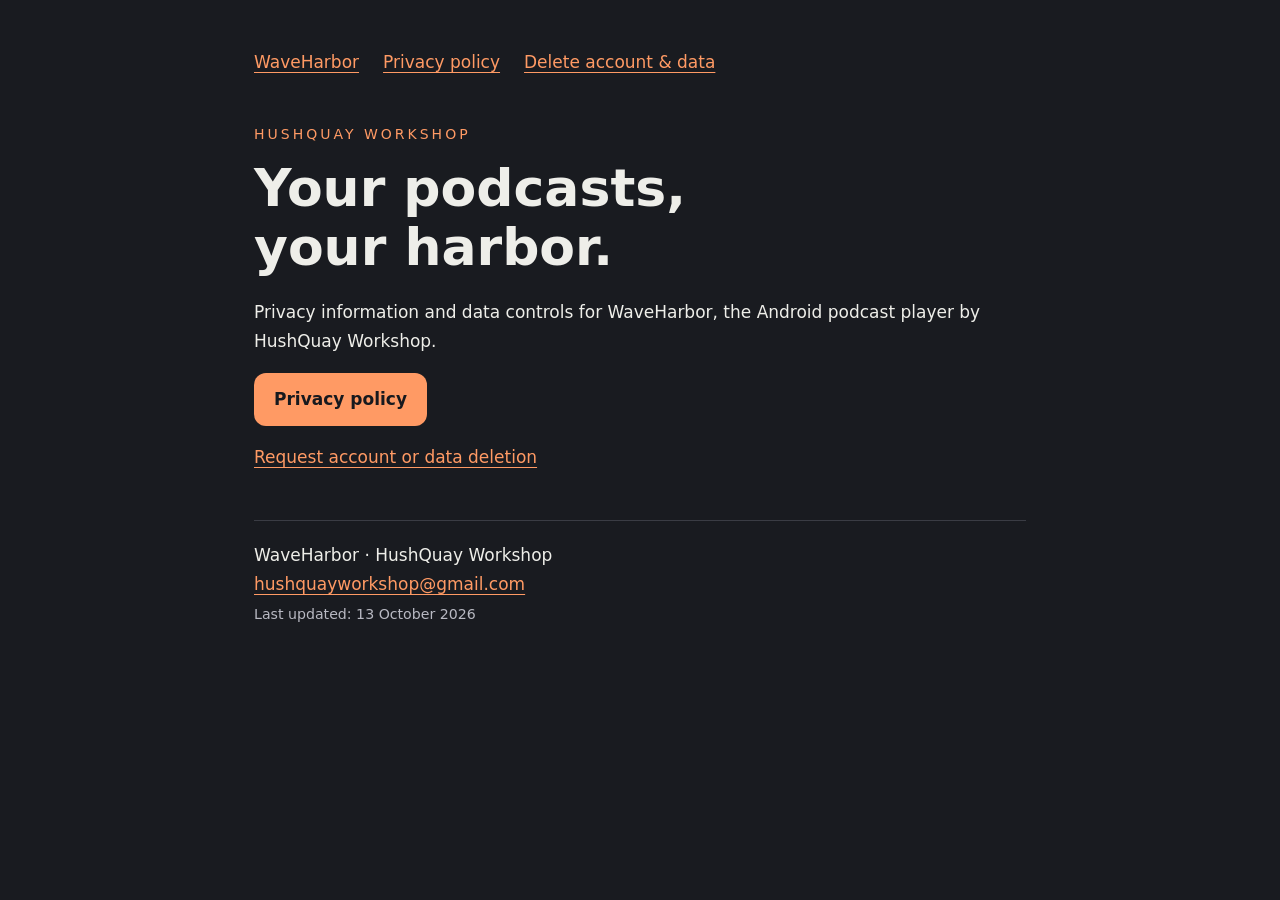
<file: index.html>
<!doctype html><html lang="en"><head><meta charset="utf-8"><meta name="viewport" content="width=device-width,initial-scale=1"><meta name="description" content="WaveHarbor — WaveHarbor by HushQuay Workshop"><title>WaveHarbor · WaveHarbor</title><link rel="stylesheet" href="style.css"></head><body><main><nav aria-label="Main navigation"><a href="index.html">WaveHarbor</a><a href="privacy.html">Privacy policy</a><a href="delete-account.html">Delete account &amp; data</a></nav><div class="brand">HUSHQUAY WORKSHOP</div><h1>Your podcasts,<br>your harbor.</h1><p>Privacy information and data controls for WaveHarbor, the Android podcast player by HushQuay Workshop.</p><p><a class="button" href="privacy.html">Privacy policy</a></p><p><a href="delete-account.html">Request account or data deletion</a></p><footer>WaveHarbor · HushQuay Workshop<br><a href="mailto:hushquayworkshop@gmail.com">hushquayworkshop@gmail.com</a><br><small>Last updated: 13 October 2026</small></footer></main></body></html>
</file>
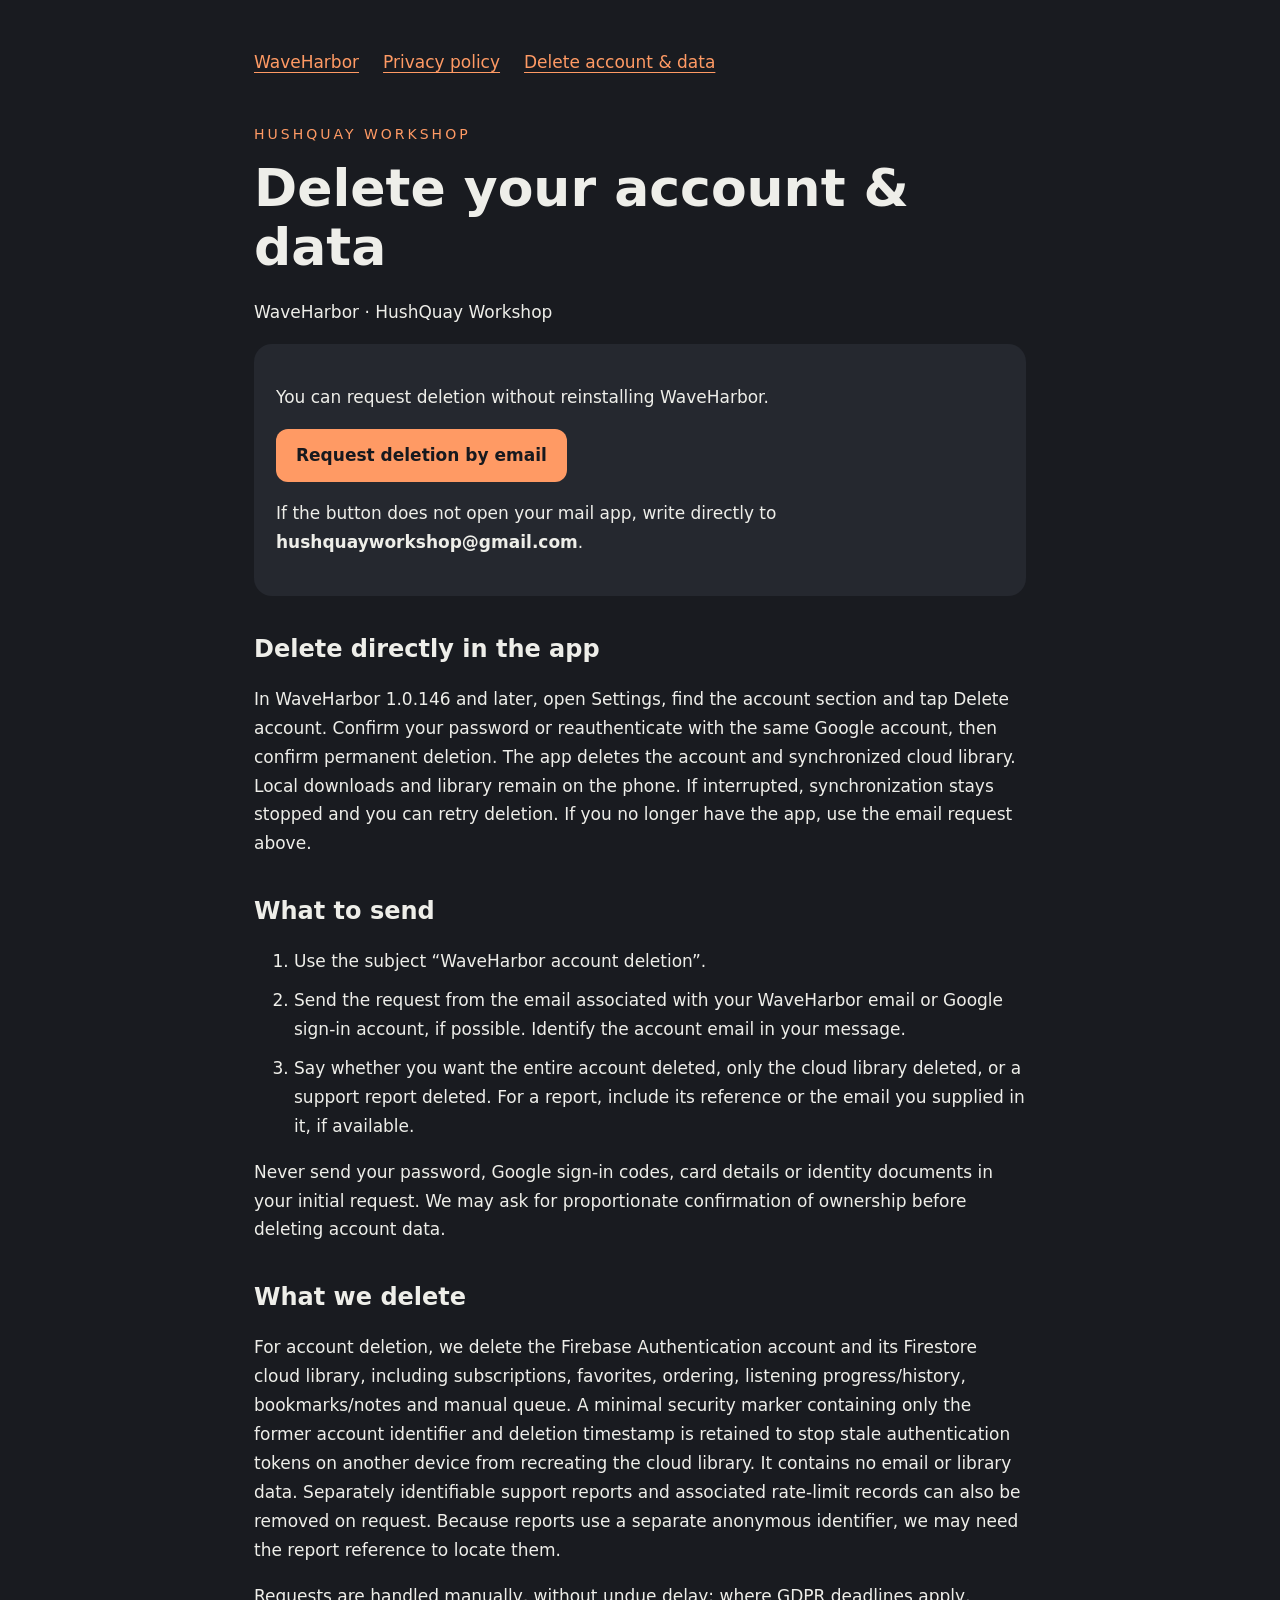
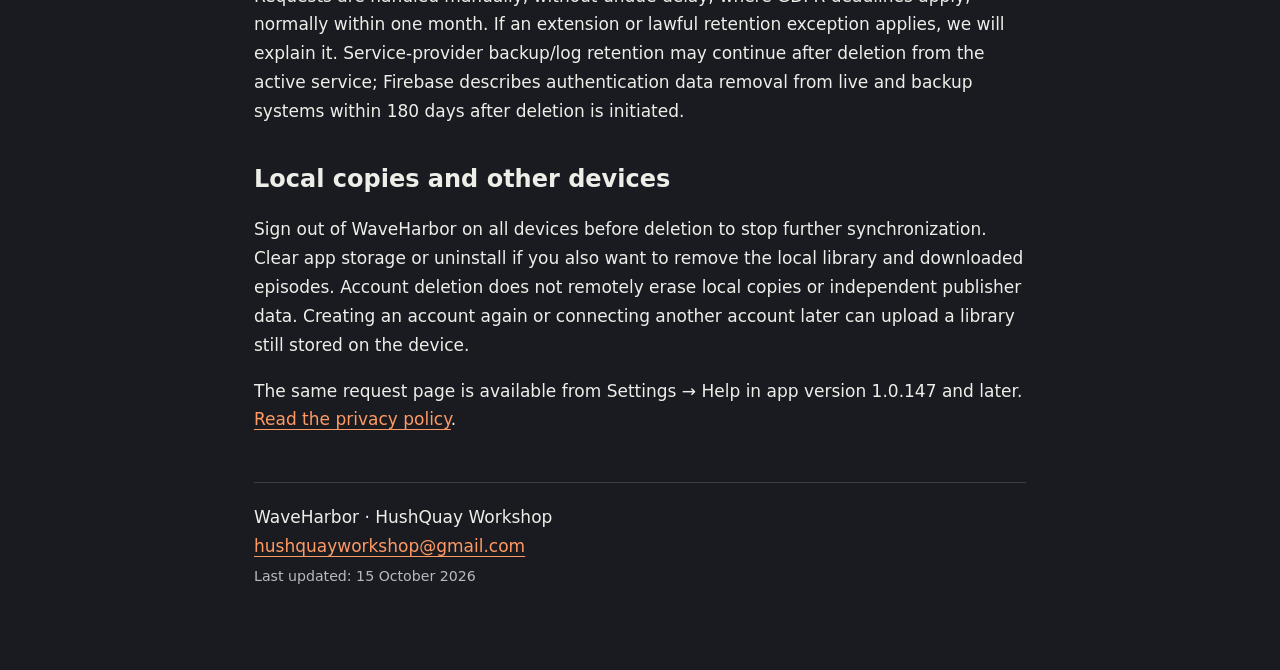
<file: delete-account.html>
<!doctype html><html lang="en"><head><meta charset="utf-8"><meta name="viewport" content="width=device-width,initial-scale=1"><meta name="description" content="Delete account and data — WaveHarbor by HushQuay Workshop"><title>Delete account and data · WaveHarbor</title><link rel="stylesheet" href="style.css"></head><body><main><nav aria-label="Main navigation"><a href="index.html">WaveHarbor</a><a href="privacy.html">Privacy policy</a><a href="delete-account.html">Delete account &amp; data</a></nav><div class="brand">HUSHQUAY WORKSHOP</div><h1>Delete your account &amp; data</h1><p>WaveHarbor · HushQuay Workshop</p><div class="intro"><p>You can request deletion without reinstalling WaveHarbor.</p><a class="button" href="mailto:hushquayworkshop@gmail.com?subject=WaveHarbor%20account%20deletion">Request deletion by email</a><p>If the button does not open your mail app, write directly to <strong>hushquayworkshop@gmail.com</strong>.</p></div>
<h2>Delete directly in the app</h2><p>In WaveHarbor 1.0.146 and later, open Settings, find the account section and tap Delete account. Confirm your password or reauthenticate with the same Google account, then confirm permanent deletion. The app deletes the account and synchronized cloud library. Local downloads and library remain on the phone. If interrupted, synchronization stays stopped and you can retry deletion. If you no longer have the app, use the email request above.</p><h2>What to send</h2><ol><li>Use the subject “WaveHarbor account deletion”.</li><li>Send the request from the email associated with your WaveHarbor email or Google sign-in account, if possible. Identify the account email in your message.</li><li>Say whether you want the entire account deleted, only the cloud library deleted, or a support report deleted. For a report, include its reference or the email you supplied in it, if available.</li></ol><p>Never send your password, Google sign-in codes, card details or identity documents in your initial request. We may ask for proportionate confirmation of ownership before deleting account data.</p>
<h2>What we delete</h2><p>For account deletion, we delete the Firebase Authentication account and its Firestore cloud library, including subscriptions, favorites, ordering, listening progress/history, bookmarks/notes and manual queue. A minimal security marker containing only the former account identifier and deletion timestamp is retained to stop stale authentication tokens on another device from recreating the cloud library. It contains no email or library data. Separately identifiable support reports and associated rate-limit records can also be removed on request. Because reports use a separate anonymous identifier, we may need the report reference to locate them.</p><p>Requests are handled manually, without undue delay; where GDPR deadlines apply, normally within one month. If an extension or lawful retention exception applies, we will explain it. Service-provider backup/log retention may continue after deletion from the active service; Firebase describes authentication data removal from live and backup systems within 180 days after deletion is initiated.</p>
<h2>Local copies and other devices</h2><p>Sign out of WaveHarbor on all devices before deletion to stop further synchronization. Clear app storage or uninstall if you also want to remove the local library and downloaded episodes. Account deletion does not remotely erase local copies or independent publisher data. Creating an account again or connecting another account later can upload a library still stored on the device.</p><p>The same request page is available from Settings → Help in app version 1.0.147 and later. <a href="privacy.html">Read the privacy policy</a>.</p><footer>WaveHarbor · HushQuay Workshop<br><a href="mailto:hushquayworkshop@gmail.com">hushquayworkshop@gmail.com</a><br><small>Last updated: 15 October 2026</small></footer></main></body></html>
</file>
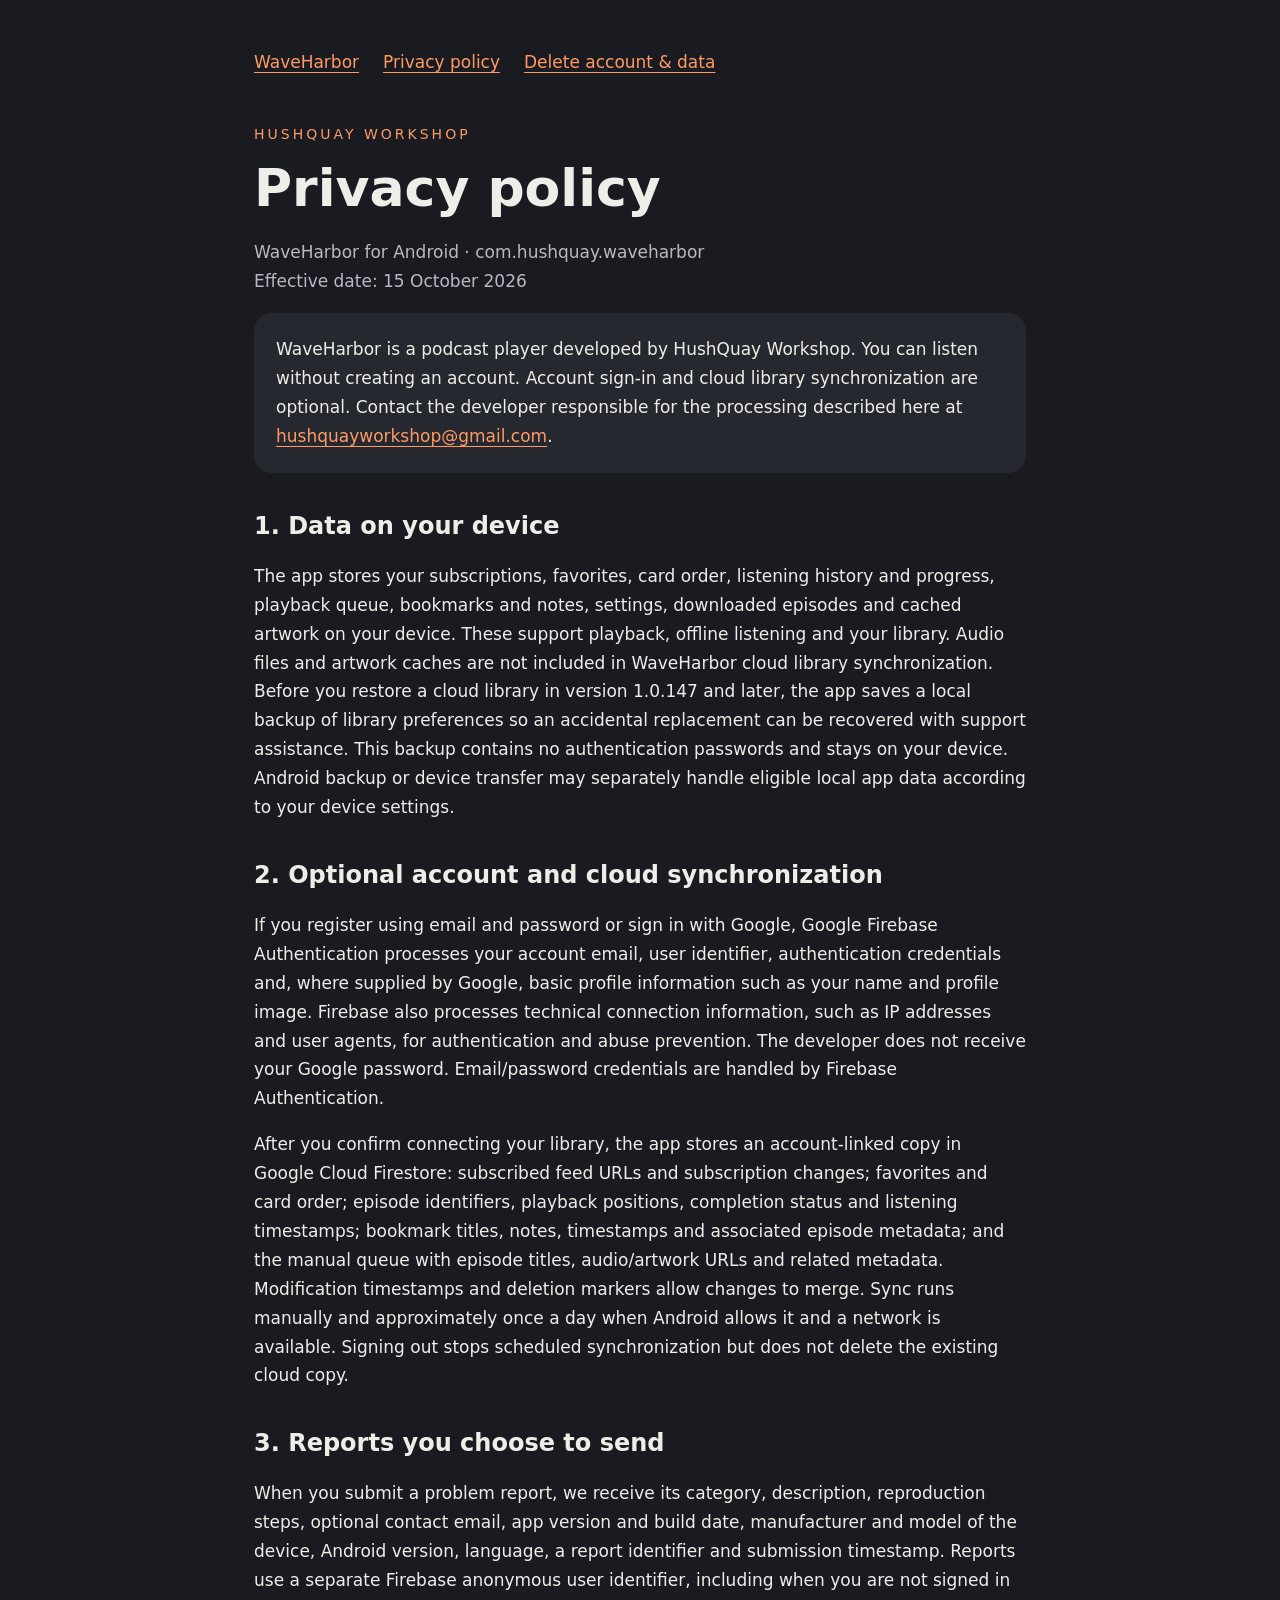
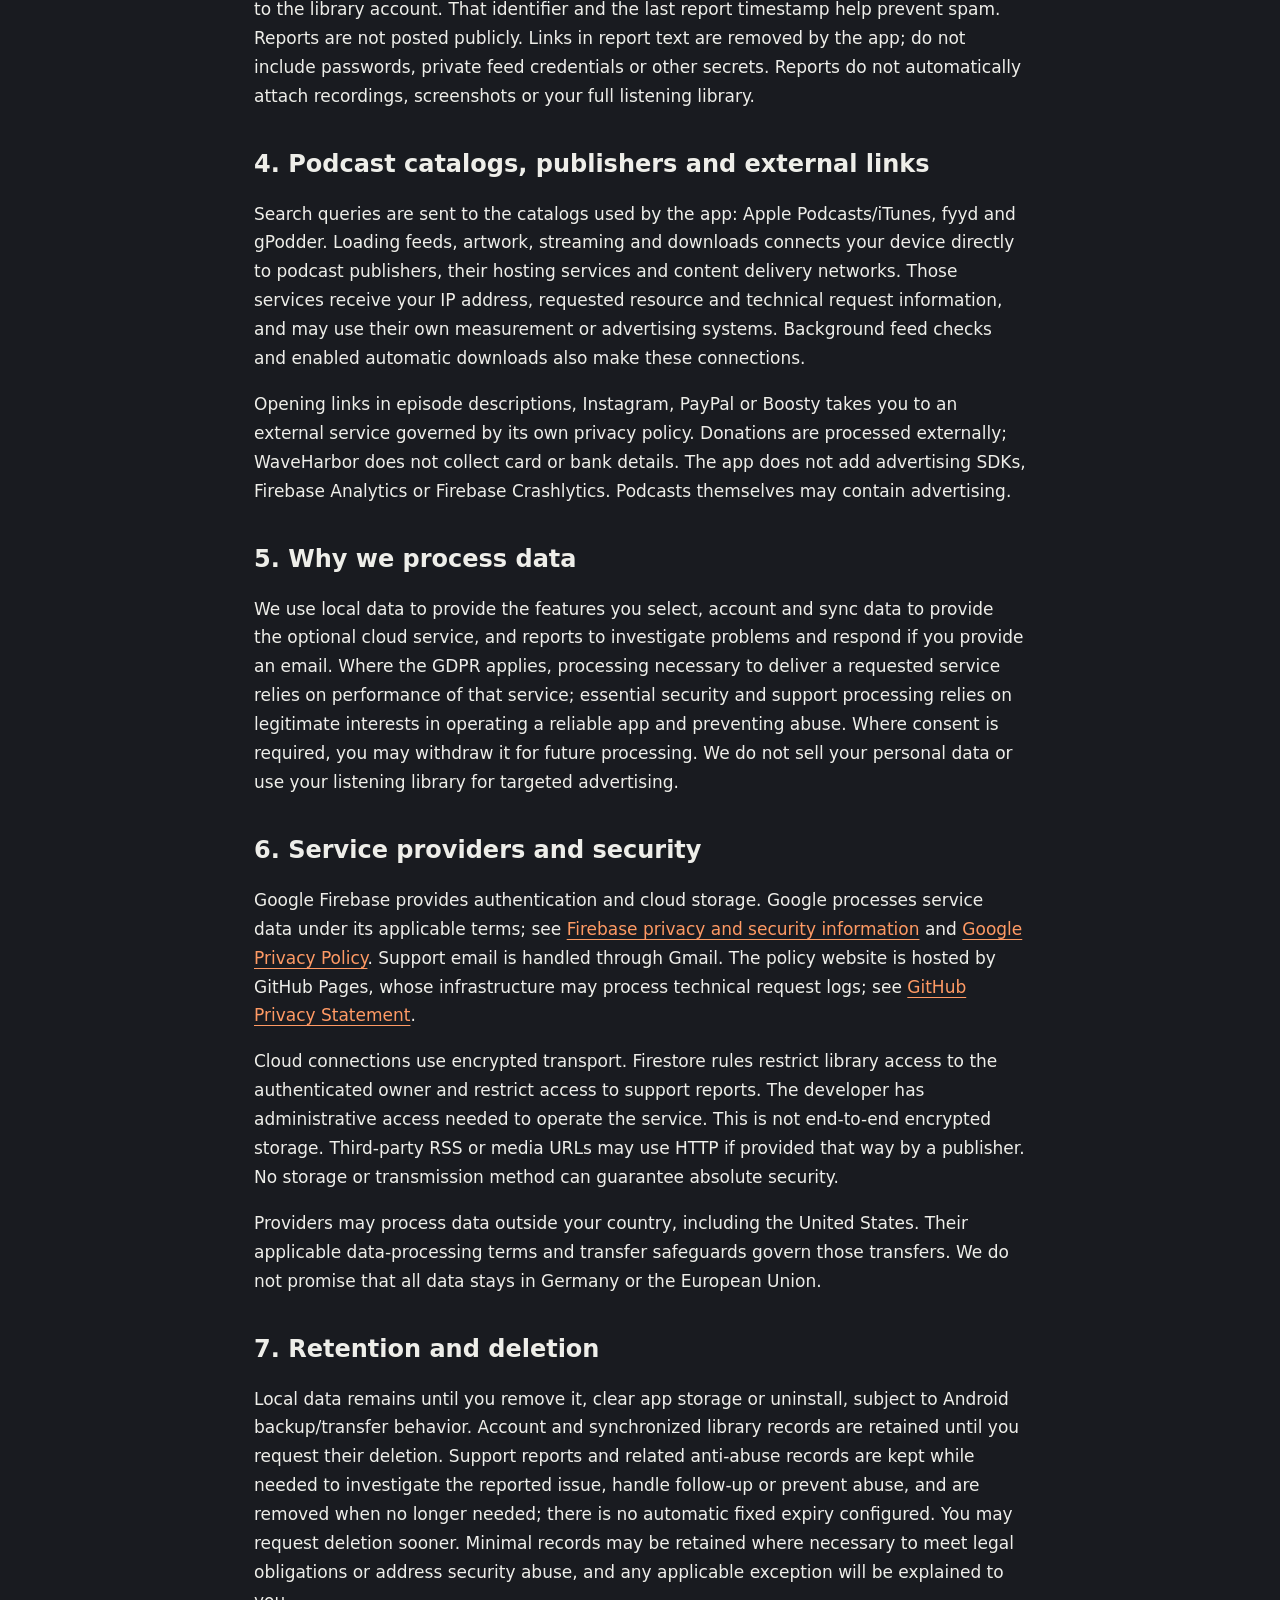
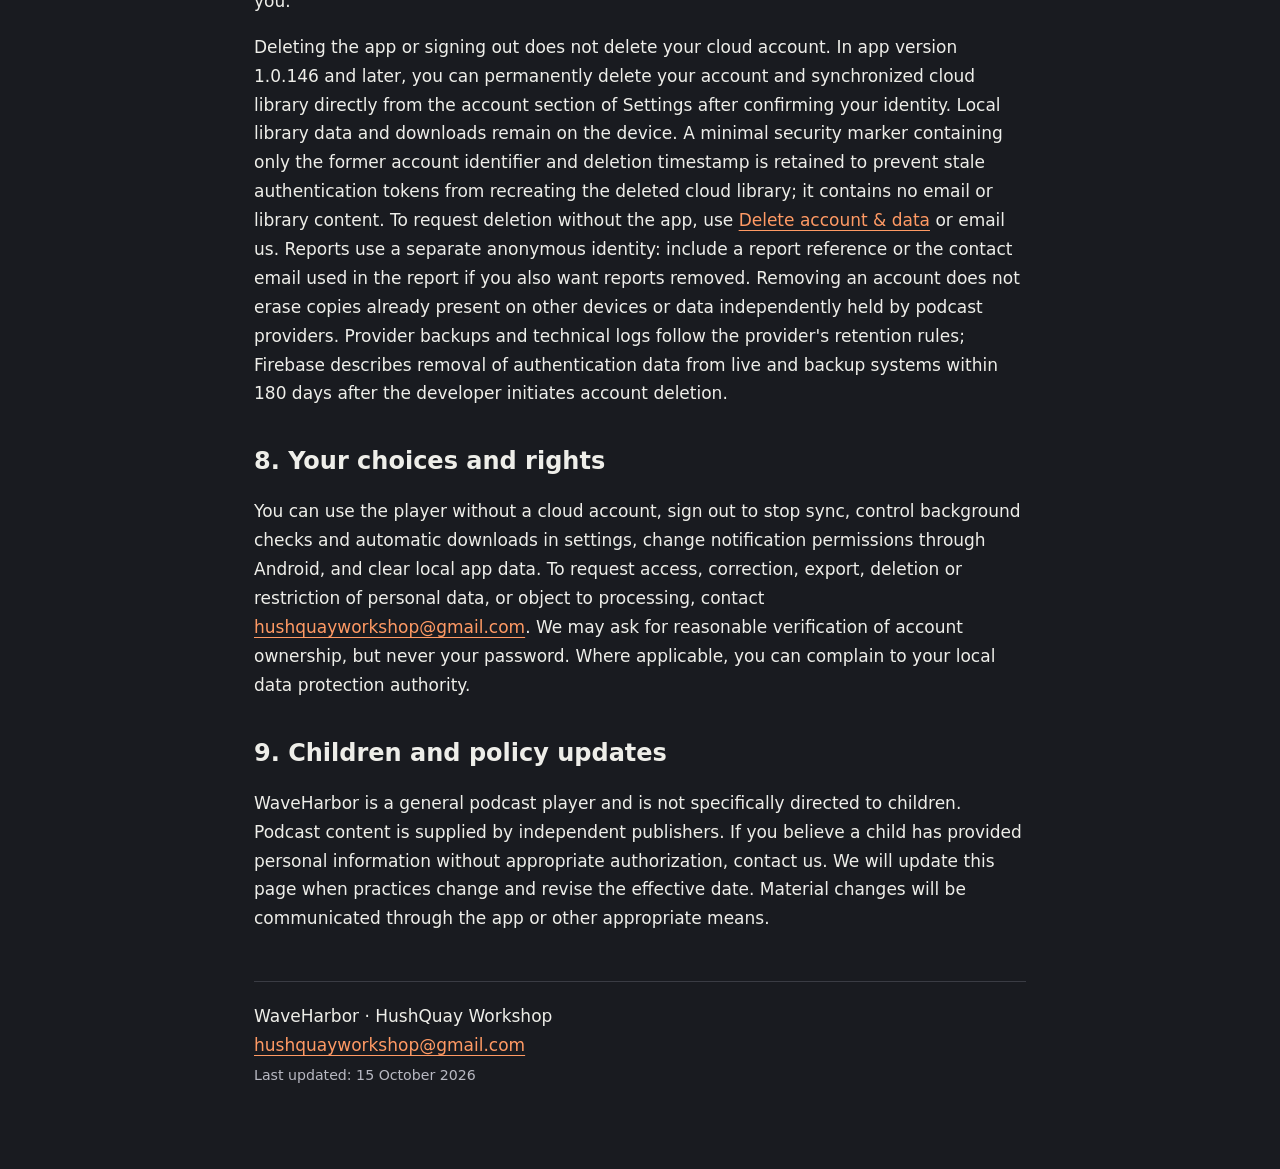
<file: privacy.html>
<!doctype html><html lang="en"><head><meta charset="utf-8"><meta name="viewport" content="width=device-width,initial-scale=1"><meta name="description" content="Privacy policy — WaveHarbor by HushQuay Workshop"><title>Privacy policy · WaveHarbor</title><link rel="stylesheet" href="style.css"></head><body><main><nav aria-label="Main navigation"><a href="index.html">WaveHarbor</a><a href="privacy.html">Privacy policy</a><a href="delete-account.html">Delete account &amp; data</a></nav><div class="brand">HUSHQUAY WORKSHOP</div><h1>Privacy policy</h1><p class="muted">WaveHarbor for Android · com.hushquay.waveharbor<br>Effective date: 15 October 2026</p>
<div class="intro">WaveHarbor is a podcast player developed by HushQuay Workshop. You can listen without creating an account. Account sign-in and cloud library synchronization are optional. Contact the developer responsible for the processing described here at <a href="mailto:hushquayworkshop@gmail.com">hushquayworkshop@gmail.com</a>.</div>
<h2>1. Data on your device</h2><p>The app stores your subscriptions, favorites, card order, listening history and progress, playback queue, bookmarks and notes, settings, downloaded episodes and cached artwork on your device. These support playback, offline listening and your library. Audio files and artwork caches are not included in WaveHarbor cloud library synchronization. Before you restore a cloud library in version 1.0.147 and later, the app saves a local backup of library preferences so an accidental replacement can be recovered with support assistance. This backup contains no authentication passwords and stays on your device. Android backup or device transfer may separately handle eligible local app data according to your device settings.</p>
<h2>2. Optional account and cloud synchronization</h2><p>If you register using email and password or sign in with Google, Google Firebase Authentication processes your account email, user identifier, authentication credentials and, where supplied by Google, basic profile information such as your name and profile image. Firebase also processes technical connection information, such as IP addresses and user agents, for authentication and abuse prevention. The developer does not receive your Google password. Email/password credentials are handled by Firebase Authentication.</p><p>After you confirm connecting your library, the app stores an account-linked copy in Google Cloud Firestore: subscribed feed URLs and subscription changes; favorites and card order; episode identifiers, playback positions, completion status and listening timestamps; bookmark titles, notes, timestamps and associated episode metadata; and the manual queue with episode titles, audio/artwork URLs and related metadata. Modification timestamps and deletion markers allow changes to merge. Sync runs manually and approximately once a day when Android allows it and a network is available. Signing out stops scheduled synchronization but does not delete the existing cloud copy.</p>
<h2>3. Reports you choose to send</h2><p>When you submit a problem report, we receive its category, description, reproduction steps, optional contact email, app version and build date, manufacturer and model of the device, Android version, language, a report identifier and submission timestamp. Reports use a separate Firebase anonymous user identifier, including when you are not signed in to the library account. That identifier and the last report timestamp help prevent spam. Reports are not posted publicly. Links in report text are removed by the app; do not include passwords, private feed credentials or other secrets. Reports do not automatically attach recordings, screenshots or your full listening library.</p>
<h2>4. Podcast catalogs, publishers and external links</h2><p>Search queries are sent to the catalogs used by the app: Apple Podcasts/iTunes, fyyd and gPodder. Loading feeds, artwork, streaming and downloads connects your device directly to podcast publishers, their hosting services and content delivery networks. Those services receive your IP address, requested resource and technical request information, and may use their own measurement or advertising systems. Background feed checks and enabled automatic downloads also make these connections.</p><p>Opening links in episode descriptions, Instagram, PayPal or Boosty takes you to an external service governed by its own privacy policy. Donations are processed externally; WaveHarbor does not collect card or bank details. The app does not add advertising SDKs, Firebase Analytics or Firebase Crashlytics. Podcasts themselves may contain advertising.</p>
<h2>5. Why we process data</h2><p>We use local data to provide the features you select, account and sync data to provide the optional cloud service, and reports to investigate problems and respond if you provide an email. Where the GDPR applies, processing necessary to deliver a requested service relies on performance of that service; essential security and support processing relies on legitimate interests in operating a reliable app and preventing abuse. Where consent is required, you may withdraw it for future processing. We do not sell your personal data or use your listening library for targeted advertising.</p>
<h2>6. Service providers and security</h2><p>Google Firebase provides authentication and cloud storage. Google processes service data under its applicable terms; see <a href="https://firebase.google.com/support/privacy">Firebase privacy and security information</a> and <a href="https://policies.google.com/privacy">Google Privacy Policy</a>. Support email is handled through Gmail. The policy website is hosted by GitHub Pages, whose infrastructure may process technical request logs; see <a href="https://docs.github.com/en/site-policy/privacy-policies/github-general-privacy-statement">GitHub Privacy Statement</a>.</p><p>Cloud connections use encrypted transport. Firestore rules restrict library access to the authenticated owner and restrict access to support reports. The developer has administrative access needed to operate the service. This is not end-to-end encrypted storage. Third-party RSS or media URLs may use HTTP if provided that way by a publisher. No storage or transmission method can guarantee absolute security.</p><p>Providers may process data outside your country, including the United States. Their applicable data-processing terms and transfer safeguards govern those transfers. We do not promise that all data stays in Germany or the European Union.</p>
<h2>7. Retention and deletion</h2><p>Local data remains until you remove it, clear app storage or uninstall, subject to Android backup/transfer behavior. Account and synchronized library records are retained until you request their deletion. Support reports and related anti-abuse records are kept while needed to investigate the reported issue, handle follow-up or prevent abuse, and are removed when no longer needed; there is no automatic fixed expiry configured. You may request deletion sooner. Minimal records may be retained where necessary to meet legal obligations or address security abuse, and any applicable exception will be explained to you.</p><p>Deleting the app or signing out does not delete your cloud account. In app version 1.0.146 and later, you can permanently delete your account and synchronized cloud library directly from the account section of Settings after confirming your identity. Local library data and downloads remain on the device. A minimal security marker containing only the former account identifier and deletion timestamp is retained to prevent stale authentication tokens from recreating the deleted cloud library; it contains no email or library content. To request deletion without the app, use <a href="delete-account.html">Delete account &amp; data</a> or email us. Reports use a separate anonymous identity: include a report reference or the contact email used in the report if you also want reports removed. Removing an account does not erase copies already present on other devices or data independently held by podcast providers. Provider backups and technical logs follow the provider's retention rules; Firebase describes removal of authentication data from live and backup systems within 180 days after the developer initiates account deletion.</p>
<h2>8. Your choices and rights</h2><p>You can use the player without a cloud account, sign out to stop sync, control background checks and automatic downloads in settings, change notification permissions through Android, and clear local app data. To request access, correction, export, deletion or restriction of personal data, or object to processing, contact <a href="mailto:hushquayworkshop@gmail.com">hushquayworkshop@gmail.com</a>. We may ask for reasonable verification of account ownership, but never your password. Where applicable, you can complain to your local data protection authority.</p>
<h2>9. Children and policy updates</h2><p>WaveHarbor is a general podcast player and is not specifically directed to children. Podcast content is supplied by independent publishers. If you believe a child has provided personal information without appropriate authorization, contact us. We will update this page when practices change and revise the effective date. Material changes will be communicated through the app or other appropriate means.</p><footer>WaveHarbor · HushQuay Workshop<br><a href="mailto:hushquayworkshop@gmail.com">hushquayworkshop@gmail.com</a><br><small>Last updated: 15 October 2026</small></footer></main></body></html>
</file>
<file: style.css>
*{box-sizing:border-box}body{margin:0;background:#191b20;color:#eeeee9;font:17px/1.7 system-ui,sans-serif}main{max-width:820px;margin:auto;padding:48px 24px 80px}nav{display:flex;gap:24px;flex-wrap:wrap;margin-bottom:46px}a{color:#ff9a64;text-underline-offset:4px}h1{font-size:clamp(34px,7vw,52px);line-height:1.15;margin:12px 0 20px}h2{font-size:24px;line-height:1.3;margin-top:38px}small,.muted{color:#b8b9c2}.brand{font-size:14px;letter-spacing:3px;color:#ff9a64}.intro{background:#25282f;border-radius:18px;padding:22px}li{margin-bottom:10px}.button{display:inline-block;background:#ff9a64;color:#17191e;padding:12px 20px;border-radius:12px;font-weight:650;text-decoration:none}footer{margin-top:48px;padding-top:20px;border-top:1px solid #3a3c44;overflow-wrap:anywhere}
</file>
